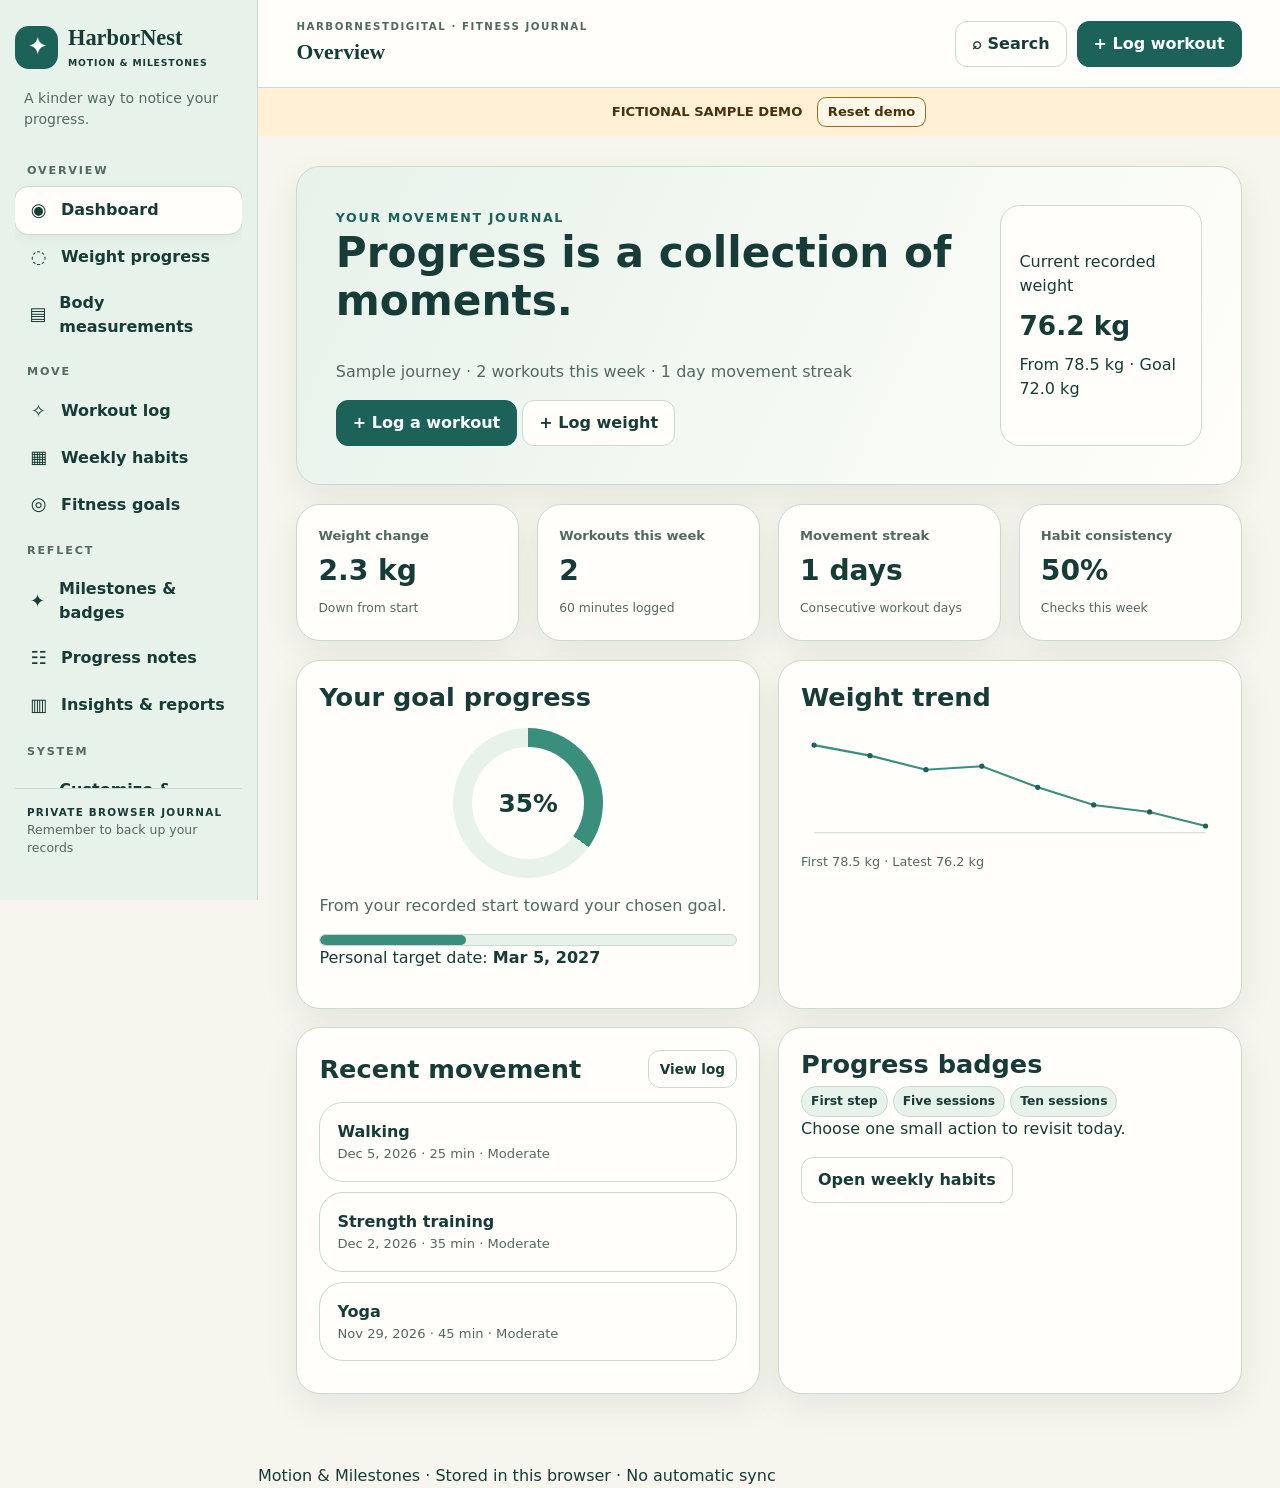
<file: index.html>
<!doctype html><html lang="en"><head><meta charset="utf-8"><meta name="viewport" content="width=device-width,initial-scale=1,viewport-fit=cover"><meta name="theme-color" content="#176453"><meta name="description" content="Motion & Milestones: a private fitness progress browser planner by HarborNestDigital."><link rel="manifest" href="manifest.webmanifest"><link rel="icon" href="icon-192.png"><link rel="stylesheet" href="style.css"><title>Motion & Milestones · HarborNestDigital</title></head><body>
<a class="skip" href="#main">Skip to planner</a><div id="app"><aside class="sidebar"><div class="brand"><span class="brandmark" aria-hidden="true">✦</span><span>HarborNest<small>MOTION & MILESTONES</small></span></div><p class="side-intro">A kinder way to notice your progress.</p><nav id="nav" aria-label="Main navigation"></nav><div class="sidefoot">PRIVATE BROWSER JOURNAL<br><span>Remember to back up your records</span></div></aside><div class="mainwrap"><header class="topbar"><button id="menuBtn" class="iconbtn menu" aria-label="Open menu" aria-expanded="false">☰</button><div class="titleblock"><small>HARBORNESTDIGITAL · FITNESS JOURNAL</small><strong id="pageTitle">Overview</strong></div><div class="top-actions"><button class="quiet" id="searchBtn">⌕ <span>Search</span></button><button class="primary" id="quickAdd">+ Log workout</button></div></header><div id="demoBanner" class="demo-banner" hidden>FICTIONAL SAMPLE DEMO <button id="resetDemo">Reset demo</button></div><main id="main" tabindex="-1"><div id="view"></div></main><footer>Motion & Milestones · Stored in this browser · No automatic sync</footer></div></div>
<nav id="mobileNav" class="bottom-nav" aria-label="Mobile navigation"></nav><div id="toast" class="toast" role="status" aria-live="polite" hidden></div>
<dialog id="editor" aria-labelledby="editorTitle"><form id="editorForm" novalidate><div class="dialog-head"><h2 id="editorTitle">Add record</h2><button type="button" id="closeEditor" class="iconbtn" aria-label="Close form">✕</button></div><div id="fields" class="form-grid"></div><p id="formError" class="form-error" role="alert" hidden></p><div class="dialog-actions"><button type="button" id="cancelEditor" class="quiet">Cancel</button><button type="submit" class="primary">Save record</button></div></form></dialog>
<dialog id="confirmDialog" aria-labelledby="confirmTitle"><div class="dialog-head"><h2 id="confirmTitle">Confirm action</h2></div><p id="confirmText"></p><div class="dialog-actions"><button id="confirmNo" class="quiet">Cancel</button><button id="confirmYes" class="danger">Confirm</button></div></dialog>
<input type="file" id="restoreFile" accept=".json,application/json" hidden><script>window.DEMO_MODE=true</script><script src="app.js" defer></script><script>if(location.protocol.startsWith('http')&&'serviceWorker'in navigator)navigator.serviceWorker.register('./sw.js').catch(()=>{});</script></body></html>
</file>
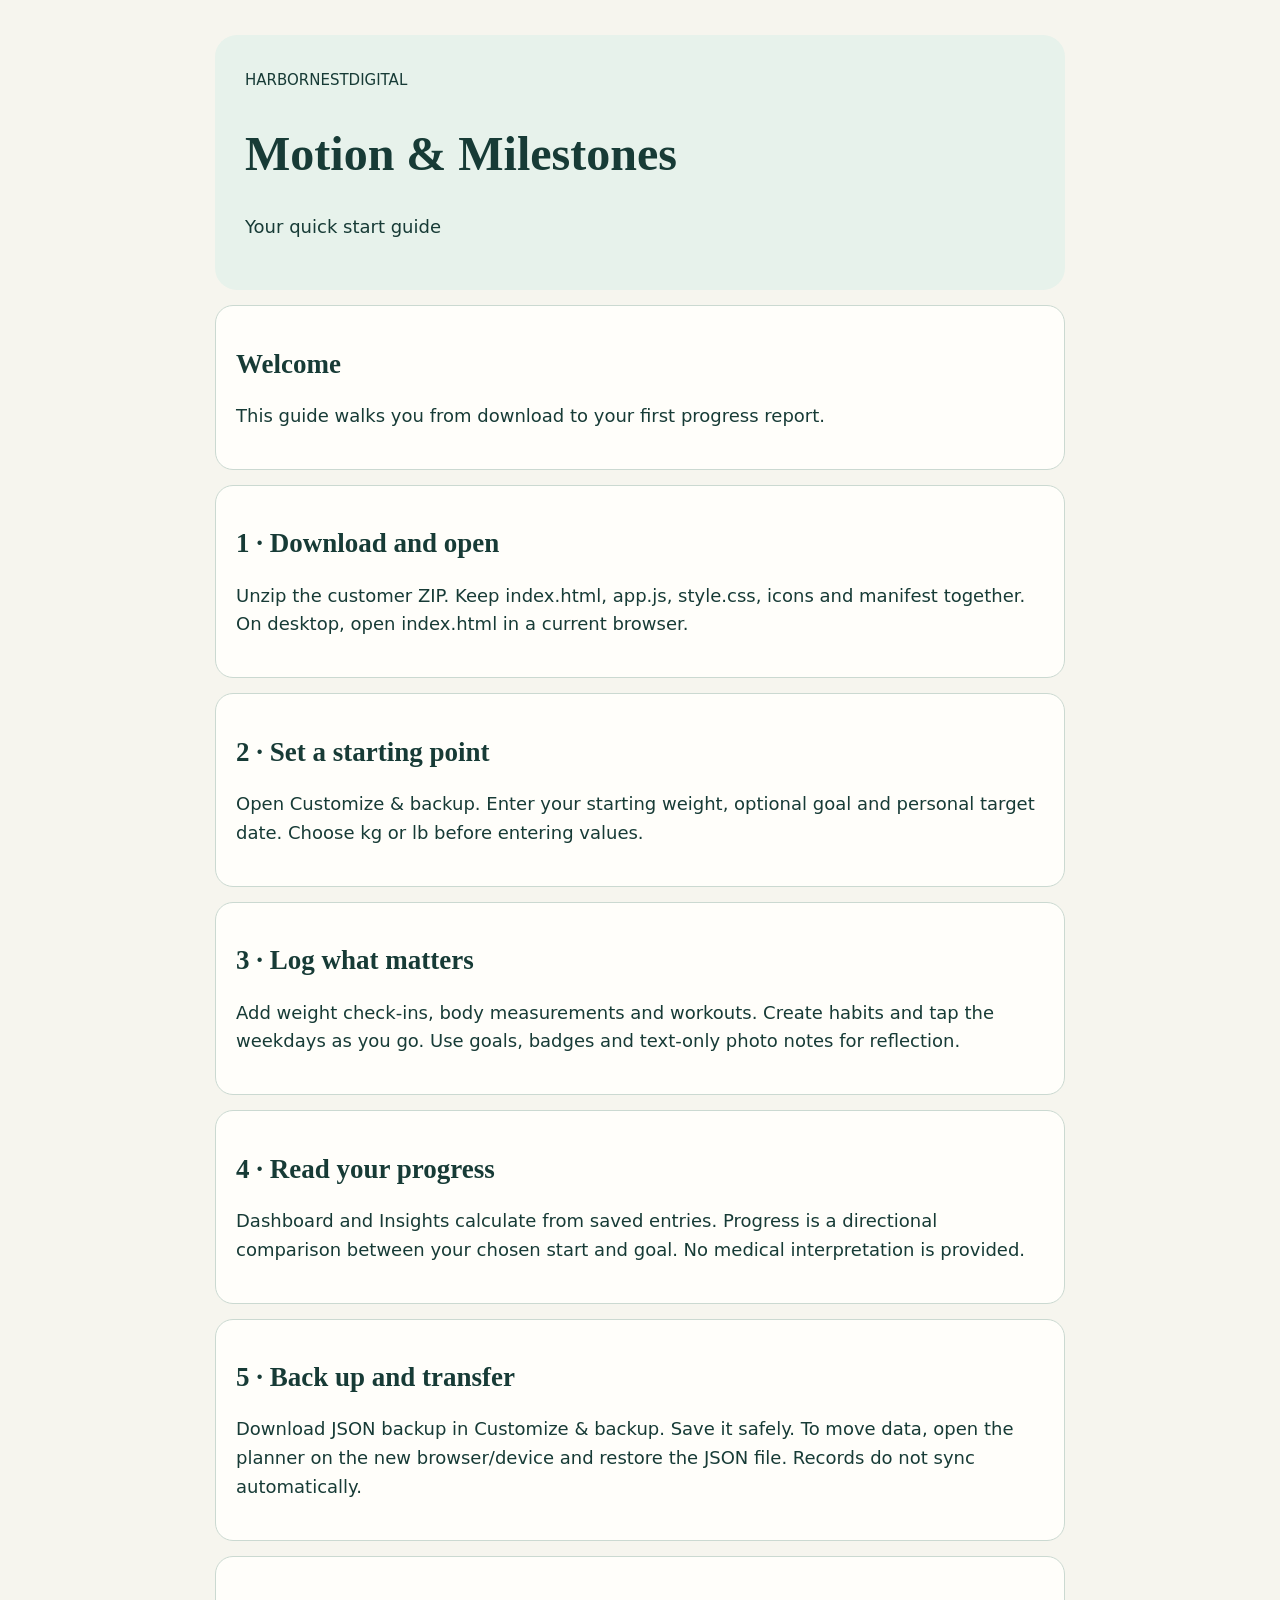
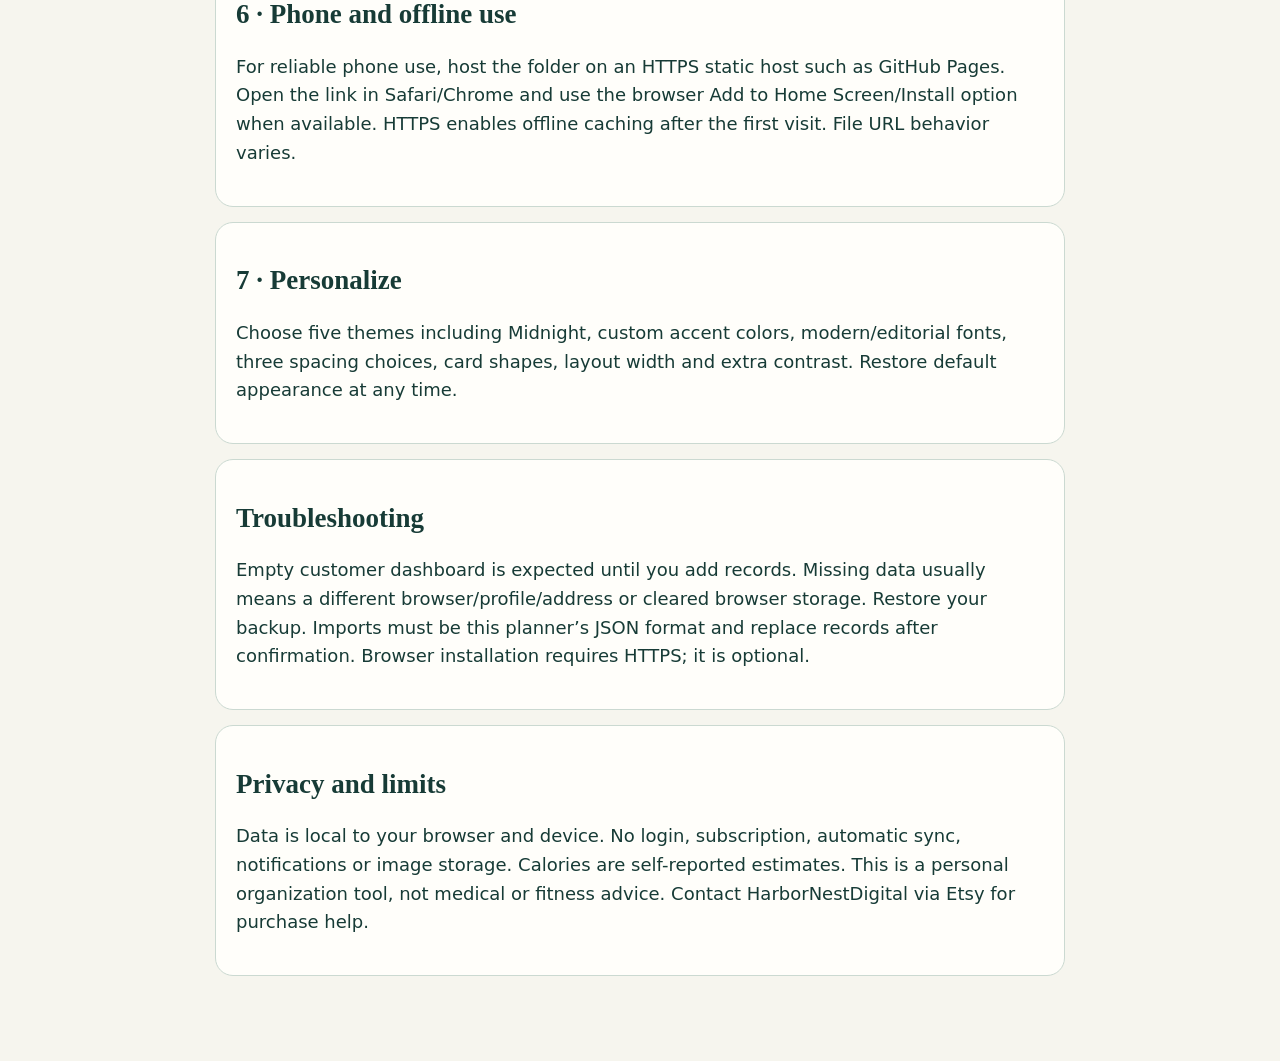
<file: README.html>
<!doctype html><html lang="en"><head><meta charset="utf-8"><meta name="viewport" content="width=device-width,initial-scale=1"><title>Motion & Milestones · Quick Start</title><style>body{margin:0;background:#f6f5ee;color:#173b36;font:18px/1.6 system-ui}main{max-width:850px;margin:auto;padding:35px 20px 70px}.hero{background:#e7f2eb;border-radius:22px;padding:30px}h1,h2{font-family:Georgia,serif;line-height:1.15}h1{font-size:clamp(2rem,5vw,3rem)}.step{background:#fffefa;border:1px solid #cbd9d1;border-radius:18px;padding:20px;margin:15px 0}a{color:#145b4d}*:focus-visible{outline:3px solid #a55322;outline-offset:3px}@media print{body{background:white}}</style></head><body><main><div class="hero"><small>HARBORNESTDIGITAL</small><h1>Motion & Milestones</h1><p>Your quick start guide</p></div><section class="step"><h2>Welcome</h2><p>This guide walks you from download to your first progress report.</p></section><section class="step"><h2>1 · Download and open</h2><p>Unzip the customer ZIP. Keep index.html, app.js, style.css, icons and manifest together. On desktop, open index.html in a current browser.</p></section><section class="step"><h2>2 · Set a starting point</h2><p>Open Customize &amp; backup. Enter your starting weight, optional goal and personal target date. Choose kg or lb before entering values.</p></section><section class="step"><h2>3 · Log what matters</h2><p>Add weight check-ins, body measurements and workouts. Create habits and tap the weekdays as you go. Use goals, badges and text-only photo notes for reflection.</p></section><section class="step"><h2>4 · Read your progress</h2><p>Dashboard and Insights calculate from saved entries. Progress is a directional comparison between your chosen start and goal. No medical interpretation is provided.</p></section><section class="step"><h2>5 · Back up and transfer</h2><p>Download JSON backup in Customize &amp; backup. Save it safely. To move data, open the planner on the new browser/device and restore the JSON file. Records do not sync automatically.</p></section><section class="step"><h2>6 · Phone and offline use</h2><p>For reliable phone use, host the folder on an HTTPS static host such as GitHub Pages. Open the link in Safari/Chrome and use the browser Add to Home Screen/Install option when available. HTTPS enables offline caching after the first visit. File URL behavior varies.</p></section><section class="step"><h2>7 · Personalize</h2><p>Choose five themes including Midnight, custom accent colors, modern/editorial fonts, three spacing choices, card shapes, layout width and extra contrast. Restore default appearance at any time.</p></section><section class="step"><h2>Troubleshooting</h2><p>Empty customer dashboard is expected until you add records. Missing data usually means a different browser/profile/address or cleared browser storage. Restore your backup. Imports must be this planner’s JSON format and replace records after confirmation. Browser installation requires HTTPS; it is optional.</p></section><section class="step"><h2>Privacy and limits</h2><p>Data is local to your browser and device. No login, subscription, automatic sync, notifications or image storage. Calories are self-reported estimates. This is a personal organization tool, not medical or fitness advice. Contact HarborNestDigital via Etsy for purchase help.</p></section></main></body></html>
</file>
<file: style.css>
:root{--bg:#f6f5ee;--surface:#fffefa;--surface2:#e8f2ed;--ink:#173b36;--muted:#526962;--line:#cbd9d1;--accent:#1c6258;--accentText:#fff;--peach:#f4c8b4;--chart:#3a8e7c;--warn:#8b4e13;--danger:#a2323e;--dangerText:#fff;--shadow:0 12px 34px rgba(20,58,52,.08);--radius:24px;--gap:18px;--font:system-ui,-apple-system,"Segoe UI",sans-serif;color-scheme:light;font-family:var(--font)}
*{box-sizing:border-box}html{scroll-behavior:smooth}body{margin:0;background:var(--bg);color:var(--ink);font-size:16px;line-height:1.5}button,input,select,textarea{font:inherit}button{cursor:pointer}button:disabled{opacity:.55;cursor:not-allowed}a{color:var(--accent)}.skip{position:absolute;left:12px;top:-70px;z-index:200;background:var(--surface);padding:12px}.skip:focus{top:12px}h1,h2,h3,p{margin-top:0}h1,h2{line-height:1.13}h1{font-size:clamp(2rem,3.3vw,3.35rem)}h2{font-size:clamp(1.4rem,2vw,1.85rem)}h3{font-size:1.1rem}small,.eyebrow{font-size:.79rem}.eyebrow{font-weight:800;letter-spacing:.13em;color:var(--accent)}.muted{color:var(--muted)}.tiny{font-size:.86rem}.mono{font-variant-numeric:tabular-nums}.app{min-height:100vh}#app{display:flex;min-height:100vh}.sidebar{width:258px;flex:none;background:var(--surface2);border-right:1px solid var(--line);padding:26px 15px;position:sticky;top:0;height:100vh;display:flex;flex-direction:column;z-index:20}.brand{display:flex;gap:10px;align-items:center;font-family:Georgia,serif;font-weight:700;font-size:1.4rem;line-height:1}.brand small{display:block;font:700 .7rem var(--font);letter-spacing:.22em;margin-top:8px}.brandmark{width:43px;height:43px;border-radius:14px;background:var(--accent);color:var(--accentText);display:grid;place-items:center}.side-intro{color:var(--muted);margin:19px 9px 18px;font-size:.88rem}.navgroup{font-size:.7rem;letter-spacing:.16em;font-weight:900;color:var(--muted);margin:15px 12px 7px}.sidebar nav{overflow:auto;min-height:0;padding-bottom:16px}.navitem{width:100%;display:flex;align-items:center;gap:12px;text-align:left;border:0;border-radius:13px;padding:10px 13px;color:var(--ink);background:transparent;font-weight:700;min-height:44px}.navitem:hover,.navitem.active{background:var(--surface);box-shadow:0 4px 14px rgba(0,0,0,.05)}.navitem.active{outline:1px solid var(--line)}.navicon{font-size:1.12rem;width:21px;text-align:center}.sidefoot{margin-top:auto;padding:16px 12px;border-top:1px solid var(--line);font-size:.65rem;letter-spacing:.12em;font-weight:900}.sidefoot span{letter-spacing:0;font-size:.78rem;font-weight:500;color:var(--muted)}.mainwrap{min-width:0;width:100%;display:flex;flex-direction:column}.topbar{min-height:88px;display:flex;align-items:center;justify-content:space-between;gap:14px;padding:16px clamp(18px,3vw,48px);border-bottom:1px solid var(--line);background:var(--surface)}.titleblock{display:grid;gap:2px}.titleblock small{font-weight:800;letter-spacing:.15em;color:var(--muted);font-size:.64rem}.titleblock strong{font-family:Georgia,serif;font-size:1.35rem}.top-actions,.toolbar,.row{display:flex;gap:10px;align-items:center;flex-wrap:wrap}.primary,.quiet,.danger,.smallbtn,.iconbtn{border-radius:12px;border:1px solid var(--line);min-height:44px;padding:10px 16px;font-weight:750;color:var(--ink);background:var(--surface)}.primary{background:var(--accent);color:var(--accentText);border-color:var(--accent)}.danger{background:var(--danger);border-color:var(--danger);color:var(--dangerText)}.smallbtn{min-height:38px;padding:7px 11px;font-size:.85rem}.iconbtn{min-width:44px;padding:8px}.menu{display:none}.primary:hover,.quiet:hover,.smallbtn:hover,.danger:hover{filter:brightness(.94)}button:focus-visible,a:focus-visible,input:focus-visible,select:focus-visible,textarea:focus-visible,[tabindex]:focus-visible{outline:3px solid #d78b3d;outline-offset:3px}#main{width:min(100%,1600px);padding:30px clamp(18px,3vw,48px) 70px;margin:0 auto;flex:1}.footer{padding:16px;text-align:center;color:var(--muted);font-size:.77rem}.demo-banner{background:#fff0d6;color:#49310e;padding:9px 20px;text-align:center;font-weight:800;font-size:.82rem}.demo-banner button{margin-left:10px;border:1px solid #a36a17;border-radius:9px;background:#fff8e8;color:#49310e;padding:4px 10px;font-weight:800}.sectionhead{display:flex;align-items:end;justify-content:space-between;gap:15px;margin-bottom:23px}.sectionhead p{color:var(--muted);margin:8px 0 0}.sectionhead h1{margin:6px 0 0}.hero{background:linear-gradient(112deg,var(--surface2),var(--surface));border:1px solid var(--line);border-radius:var(--radius);padding:clamp(24px,3vw,42px);display:flex;justify-content:space-between;gap:24px;margin-bottom:19px;box-shadow:var(--shadow)}.hero p{color:var(--muted);max-width:680px}.hero .hero-number{font-family:Georgia,serif;font-size:clamp(2.3rem,5vw,4.7rem);font-weight:700;line-height:1}.hero-aside{min-width:200px;background:var(--surface);border:1px solid var(--line);border-radius:20px;padding:18px;align-self:stretch;display:grid;align-content:center;gap:8px}.hero-aside strong{font-size:1.65rem}.stats{display:grid;grid-template-columns:repeat(4,minmax(0,1fr));gap:var(--gap);margin-bottom:19px}.stat,.panel,.record,.feature{background:var(--surface);border:1px solid var(--line);border-radius:var(--radius);box-shadow:var(--shadow)}.stat{padding:21px}.stat .label{color:var(--muted);font-size:.82rem;font-weight:700;display:block}.stat strong{font-size:clamp(1.4rem,2.2vw,2rem);display:block;line-height:1.2;margin:8px 0;overflow-wrap:anywhere}.stat .hint{font-size:.77rem;color:var(--muted)}.grid,.cols,.triple,.settings-grid{display:grid;gap:var(--gap)}.grid,.cols,.settings-grid{grid-template-columns:repeat(2,minmax(0,1fr))}.triple{grid-template-columns:repeat(3,minmax(0,1fr))}.panel{padding:22px;min-width:0}.panel h2{margin-bottom:7px}.panelhead{display:flex;align-items:center;justify-content:space-between;gap:10px;margin-bottom:14px}.panelhead h2{margin:0}.record{padding:17px;margin-bottom:10px;display:flex;justify-content:space-between;align-items:flex-start;gap:15px;box-shadow:none}.record h3{margin-bottom:3px;overflow-wrap:anywhere}.record p{margin:6px 0 0}.record-actions{display:flex;gap:7px;flex-wrap:wrap;justify-content:flex-end}.meta{color:var(--muted);font-size:.82rem;display:flex;gap:7px;flex-wrap:wrap}.pill{display:inline-block;border-radius:99px;padding:5px 9px;background:var(--surface2);color:var(--ink);border:1px solid var(--line);font-size:.77rem;font-weight:800;white-space:nowrap}.pill.warn{background:#fff0d7;color:#60400e}.pill.bad{background:#fbe6e5;color:#83212d}.progress{height:12px;background:var(--surface2);border-radius:9px;overflow:hidden;border:1px solid var(--line)}.progress i{height:100%;display:block;background:var(--chart);border-radius:9px}.barrow{display:grid;grid-template-columns:120px 1fr 50px;align-items:center;gap:12px;margin:12px 0;font-size:.88rem}.empty{text-align:center;color:var(--muted);padding:35px 18px;border:1px dashed var(--line);border-radius:17px}.empty h3{color:var(--ink)}.toolbar{margin:14px 0 20px}.toolbar input,.toolbar select,.setting-row input,.setting-row select{max-width:100%}.field{display:grid;gap:6px;min-width:0}.field label,.setting-row{font-size:.86rem;font-weight:750}.field input,.field select,.field textarea,.toolbar input,.toolbar select,.setting-row input,.setting-row select{background:var(--surface);color:var(--ink);border:1px solid var(--line);border-radius:11px;padding:10px 12px;min-height:44px;width:100%}.field textarea{min-height:100px;resize:vertical}.form-grid{display:grid;grid-template-columns:repeat(2,minmax(0,1fr));gap:15px}.span2{grid-column:1/-1}dialog{border:1px solid var(--line);border-radius:22px;background:var(--surface);color:var(--ink);padding:0;width:min(720px,calc(100vw - 26px));max-height:calc(100dvh - 26px);overflow:auto;box-shadow:0 24px 80px #061b1880}dialog::backdrop{background:#071916a8}dialog form,dialog>div{padding:24px}.dialog-head{display:flex;justify-content:space-between;align-items:start;gap:15px;margin-bottom:18px}.dialog-head h2{margin:5px 0}.dialog-actions{display:flex;justify-content:flex-end;gap:10px;margin-top:20px}.form-error{background:#fbe6e5;color:#83212d;padding:10px;border-radius:10px}.toast{position:fixed;bottom:25px;right:20px;z-index:100;background:var(--ink);color:var(--surface);padding:13px 18px;border-radius:12px;box-shadow:var(--shadow)}.tablewrap{overflow-x:auto;border:1px solid var(--line);border-radius:14px}table{width:100%;border-collapse:collapse;min-width:620px}th,td{text-align:left;padding:12px;border-bottom:1px solid var(--line);font-size:.87rem}th{color:var(--muted);background:var(--surface2)}tr:last-child td{border:0}.strategy-row{display:grid;grid-template-columns:35px 1.4fr 1fr 1fr;gap:10px;align-items:center;padding:14px;border-bottom:1px solid var(--line)}.strategy-row:last-child{border:0}.calendar{display:grid;grid-template-columns:repeat(7,minmax(0,1fr));gap:5px}.calday{min-height:100px;border:1px solid var(--line);border-radius:10px;padding:7px;background:var(--surface);font-size:.75rem;overflow:hidden}.calday.emptyday{background:transparent;border:0}.calday strong{display:block;margin-bottom:4px}.calday .calentry{display:block;background:var(--surface2);border-radius:6px;margin:3px 0;padding:3px 4px;overflow:hidden;text-overflow:ellipsis;white-space:nowrap}.chart{width:100%;height:auto;max-height:270px}.donut{width:150px;height:150px;border-radius:50%;background:conic-gradient(var(--chart) var(--pct),var(--surface2) 0);display:grid;place-items:center;margin:16px auto}.donut span{display:grid;place-items:center;width:112px;height:112px;border-radius:50%;background:var(--surface);font-size:1.55rem;font-weight:800}.theme-list{display:flex;gap:10px;flex-wrap:wrap}.theme-choice{background:var(--surface);border:2px solid var(--line);border-radius:13px;color:var(--ink);padding:10px;font-weight:800;min-width:112px}.theme-choice.active{border-color:var(--accent)}.swatches{display:flex;margin-bottom:7px}.swatches i{height:22px;width:28px;border-radius:7px;margin-right:-5px;border:1px solid var(--line)}.setting-row{display:grid;gap:5px;margin:14px 0}.setting-row.toggle{display:flex;align-items:center;justify-content:space-between}.setting-row.toggle input{width:24px;min-height:24px}.bottom-nav{display:none}body[data-font="editorial"] h1,body[data-font="editorial"] h2,body[data-font="editorial"] .hero-number,body[data-font="editorial"] .value{font-family:Georgia,serif}body[data-font="classic"]{--font:Georgia,serif}body[data-density="compact"]{--gap:11px}body[data-density="compact"] .panel,body[data-density="compact"] .stat{padding:15px}body[data-density="spacious"]{--gap:25px}body[data-density="spacious"] .panel,body[data-density="spacious"] .stat{padding:27px}body[data-card="flat"]{--shadow:none;--radius:9px}body[data-card="soft"]{--shadow:0 15px 40px rgba(15,50,45,.16);--radius:30px}body[data-layout="wide"] #main{width:100%}body[data-contrast="true"]{--line:#7b9188;--muted:#31554b}body[data-contrast="true"] .pill{border-width:2px}
@media(max-width:1200px){.stats{grid-template-columns:repeat(2,minmax(0,1fr))}.triple{grid-template-columns:repeat(2,minmax(0,1fr))}}
@media(max-width:800px){.sidebar{position:fixed;transform:translateX(-110%);transition:transform .2s;box-shadow:var(--shadow)}.sidebar.open{transform:translateX(0)}.menu{display:inline-flex}.topbar{min-height:72px}.top-actions .quiet{display:none}#main{padding:20px 16px 105px}.bottom-nav{position:fixed;bottom:0;left:0;right:0;display:flex;justify-content:space-around;background:var(--surface);border-top:1px solid var(--line);z-index:18;padding:5px 3px max(7px,env(safe-area-inset-bottom))}.bottom-nav button{min-width:55px;max-width:88px;border:0;background:transparent;color:var(--muted);font-size:.68rem;min-height:49px;font-weight:800}.bottom-nav button b{display:block;font-size:1.25rem;color:var(--ink)}.bottom-nav button.active{color:var(--accent)}.bottom-nav button.active b{color:var(--accent)}.footer{padding-bottom:90px}}
@media(max-width:600px){.topbar{padding:12px}.titleblock small{font-size:.57rem}.titleblock strong{font-size:1.08rem}.top-actions .primary{padding:8px 10px;font-size:.78rem}.hero{display:block}.hero-aside{margin-top:16px}.stats,.grid,.cols,.triple,.settings-grid{grid-template-columns:1fr}.sectionhead{align-items:start;flex-direction:column}.form-grid{grid-template-columns:1fr}.span2{grid-column:auto}.record{display:block}.record-actions{justify-content:flex-start;margin-top:10px}.calendar{gap:2px}.calday{min-height:68px;padding:3px;font-size:.58rem}.calday .calentry{font-size:.55rem}.barrow{grid-template-columns:85px 1fr 40px}.strategy-row{grid-template-columns:28px 1.4fr 1fr;font-size:.76rem}.strategy-row>span:last-child{display:none}}
@media(max-width:370px){.titleblock small{display:none}.top-actions .primary{font-size:.7rem}.calday{min-height:58px}}
@media print{.sidebar,.topbar,.bottom-nav,.footer,.toolbar button,.record-actions,.demo-banner,.toast{display:none!important}#main{width:100%;padding:0}.panel,.stat,.record{box-shadow:none;break-inside:avoid}body{background:white;color:#111}}

/* Product-specific controls and accessible theme refinements */
body[data-theme="Midnight"]{color-scheme:dark}
body[data-theme="Midnight"][data-contrast="true"]{--line:#9ab6b5;--muted:#e1eee9}
body[data-contrast="true"]:not([data-theme="Midnight"]){--muted:#254840}
body[data-theme="Midnight"] .pill.bad{background:#522b32;color:#fff1f1}
body[data-theme="Midnight"] .pill.warn{background:#564125;color:#fff0d2}
body[data-theme="Midnight"] .form-error{background:#522b32;color:#fff1f1}
body[data-theme="Midnight"] .notice{background:#334b50;color:#f5f8f6}
body[data-card="square"]{--radius:10px}
body[data-card="rounded"]{--radius:24px}
body[data-density="comfortable"]{--gap:18px}
body[data-font="modern"]{--font:system-ui,-apple-system,"Segoe UI",sans-serif}
body[data-font="editorial"]{--font:Georgia,serif}
button,input,select,textarea{color:var(--ink)}
input,select,textarea{background:var(--surface);border:1px solid var(--line);border-radius:11px;padding:10px 12px;min-height:44px;width:100%;max-width:100%}
label{display:grid;gap:6px;font-weight:700;font-size:.86rem;margin:9px 0}
label.check{display:flex;align-items:center;gap:9px}
label.check input{width:22px;min-height:22px}
.form-grid .wide{grid-column:1/-1}
.notice{padding:17px;border:1px solid var(--line);background:var(--surface2);border-radius:14px;color:var(--ink);margin:15px 0;font-weight:700}
.disclaimer{color:var(--muted);font-size:.84rem;margin:18px 0}
.cal-day{min-height:105px;border:1px solid var(--line);border-radius:10px;padding:7px;overflow:hidden}
.cal-day.today{border:2px solid var(--accent)}
.cal-day.blank{border:0}
.weekday{text-align:center;font-size:.78rem;font-weight:800;color:var(--muted);padding:8px 0}
.cal-event{display:block;text-align:left;background:var(--surface2);color:var(--ink);border:1px solid var(--line);padding:3px 5px;border-radius:5px;width:100%;font-size:.7rem;overflow:hidden;text-overflow:ellipsis}
.cal-event small{display:block;font-size:.62rem}
.theme-grid{display:grid;grid-template-columns:repeat(auto-fit,minmax(100px,1fr));gap:8px;margin:15px 0}
.theme-tile{border:2px solid var(--line);background:var(--surface);color:var(--ink);padding:8px;border-radius:12px;text-align:center;font-size:.8rem;font-weight:800}
.theme-tile.selected{border-color:var(--accent)}
.theme-tile i{display:block;height:36px;border:2px solid;border-radius:7px;margin-bottom:5px;padding:8px}
.theme-tile i b{display:block;height:15px;width:55%;border-radius:4px}
.milestones{display:grid;grid-template-columns:repeat(6,1fr);gap:8px;margin:16px 0}
.milestone{border:1px solid var(--line);border-radius:12px;padding:12px 5px;text-align:center;background:var(--surface2);color:var(--muted)}
.milestone.earned{background:var(--accent);color:var(--accentText)}
.milestone b{display:block;font-size:1.1rem}
.milestone span{font-size:.7rem}
@media(max-width:700px){.milestones{grid-template-columns:repeat(3,1fr)}.cal-day{min-height:70px;padding:3px;font-size:.65rem}.cal-event{font-size:.58rem}.cal-event small{font-size:.52rem}}
@media print{.sidebar,.topbar,.bottom-nav,.footer,.record-actions,.toolbar button,.sectionhead button,.demo-banner{display:none!important}#main{padding:0!important;width:100%!important}.panel,.stat,.record{break-inside:avoid;box-shadow:none}.mainwrap{width:100%}body{background:white;color:#111}}
/* Motion & Milestones product details */
.brand small{font-size:.58rem;letter-spacing:.09em}.hero{background:linear-gradient(115deg,var(--surface2),var(--surface))}.habit-table{overflow-x:auto}.habit-grid{display:grid;grid-template-columns:minmax(130px,1.4fr) repeat(7,minmax(46px,1fr));align-items:center;gap:4px;min-width:560px}.habit-grid>*{padding:9px 3px;text-align:center;border-bottom:1px solid var(--line)}.habit-grid .habit-name{text-align:left;font-weight:750}.habit-check{min-width:44px;min-height:44px;border:1px solid var(--line);border-radius:11px;background:var(--surface2);color:var(--ink);font-weight:800}.habit-check.done{background:var(--accent);color:var(--accentText)}.measure-bars{display:grid;gap:12px}.measure-row{display:grid;grid-template-columns:100px 1fr 85px;align-items:center;gap:10px}.badge-grid{display:grid;grid-template-columns:repeat(auto-fit,minmax(150px,1fr));gap:12px}.award{border:1px solid var(--line);border-radius:18px;background:var(--surface2);padding:18px;text-align:center}.award b{display:block;font-size:1.5rem}.award.locked{opacity:.7}.chart-note{color:var(--muted);font-size:.8rem}.panel p{overflow-wrap:anywhere}.theme-grid{grid-template-columns:repeat(auto-fit,minmax(100px,1fr))}body[data-theme="Midnight"]{color-scheme:dark}body[data-theme="Midnight"][data-contrast="true"]{--muted:#e4f1e9;--line:#9db9b4}body[data-theme="Midnight"] .award.locked{opacity:1}body[data-theme="Midnight"] .notice{background:#334b50;color:#f5f8f6}@media(max-width:800px){.habit-grid{font-size:.75rem}.measure-row{grid-template-columns:85px 1fr 65px}}
</file>
